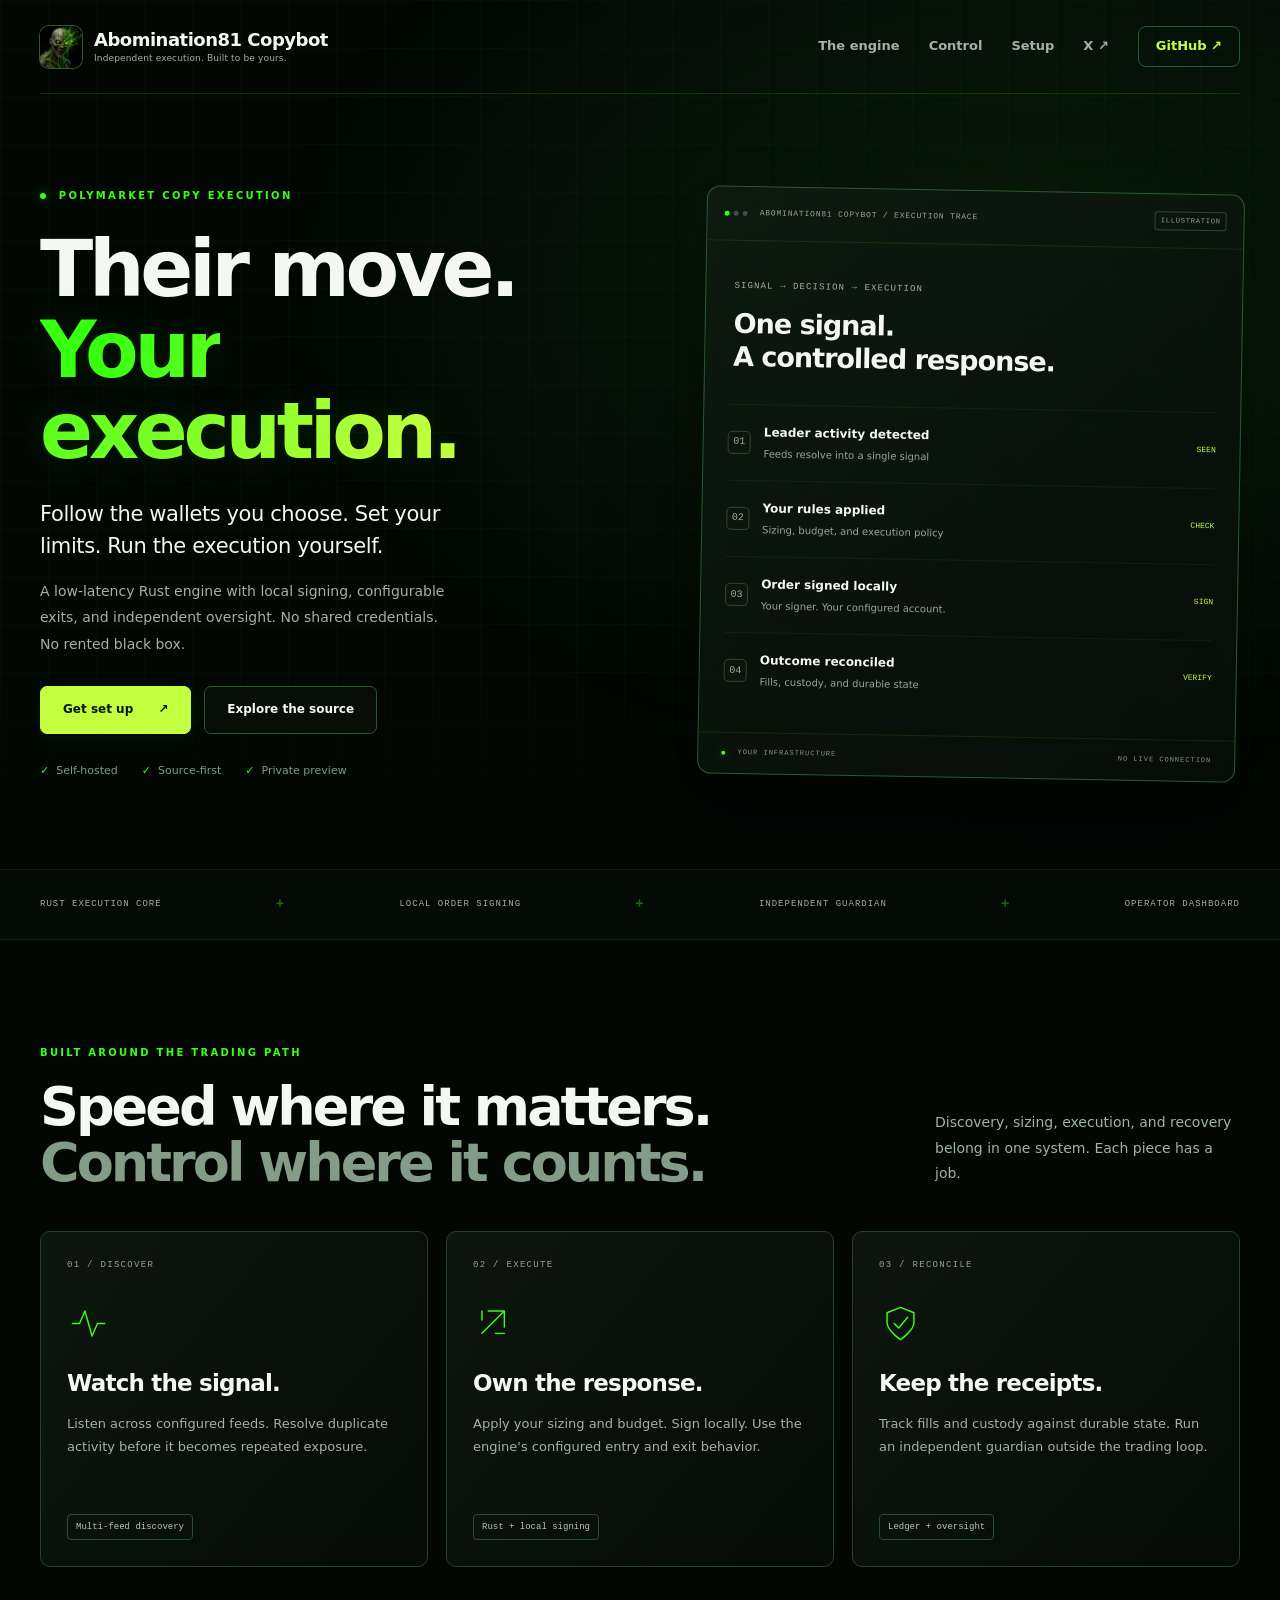
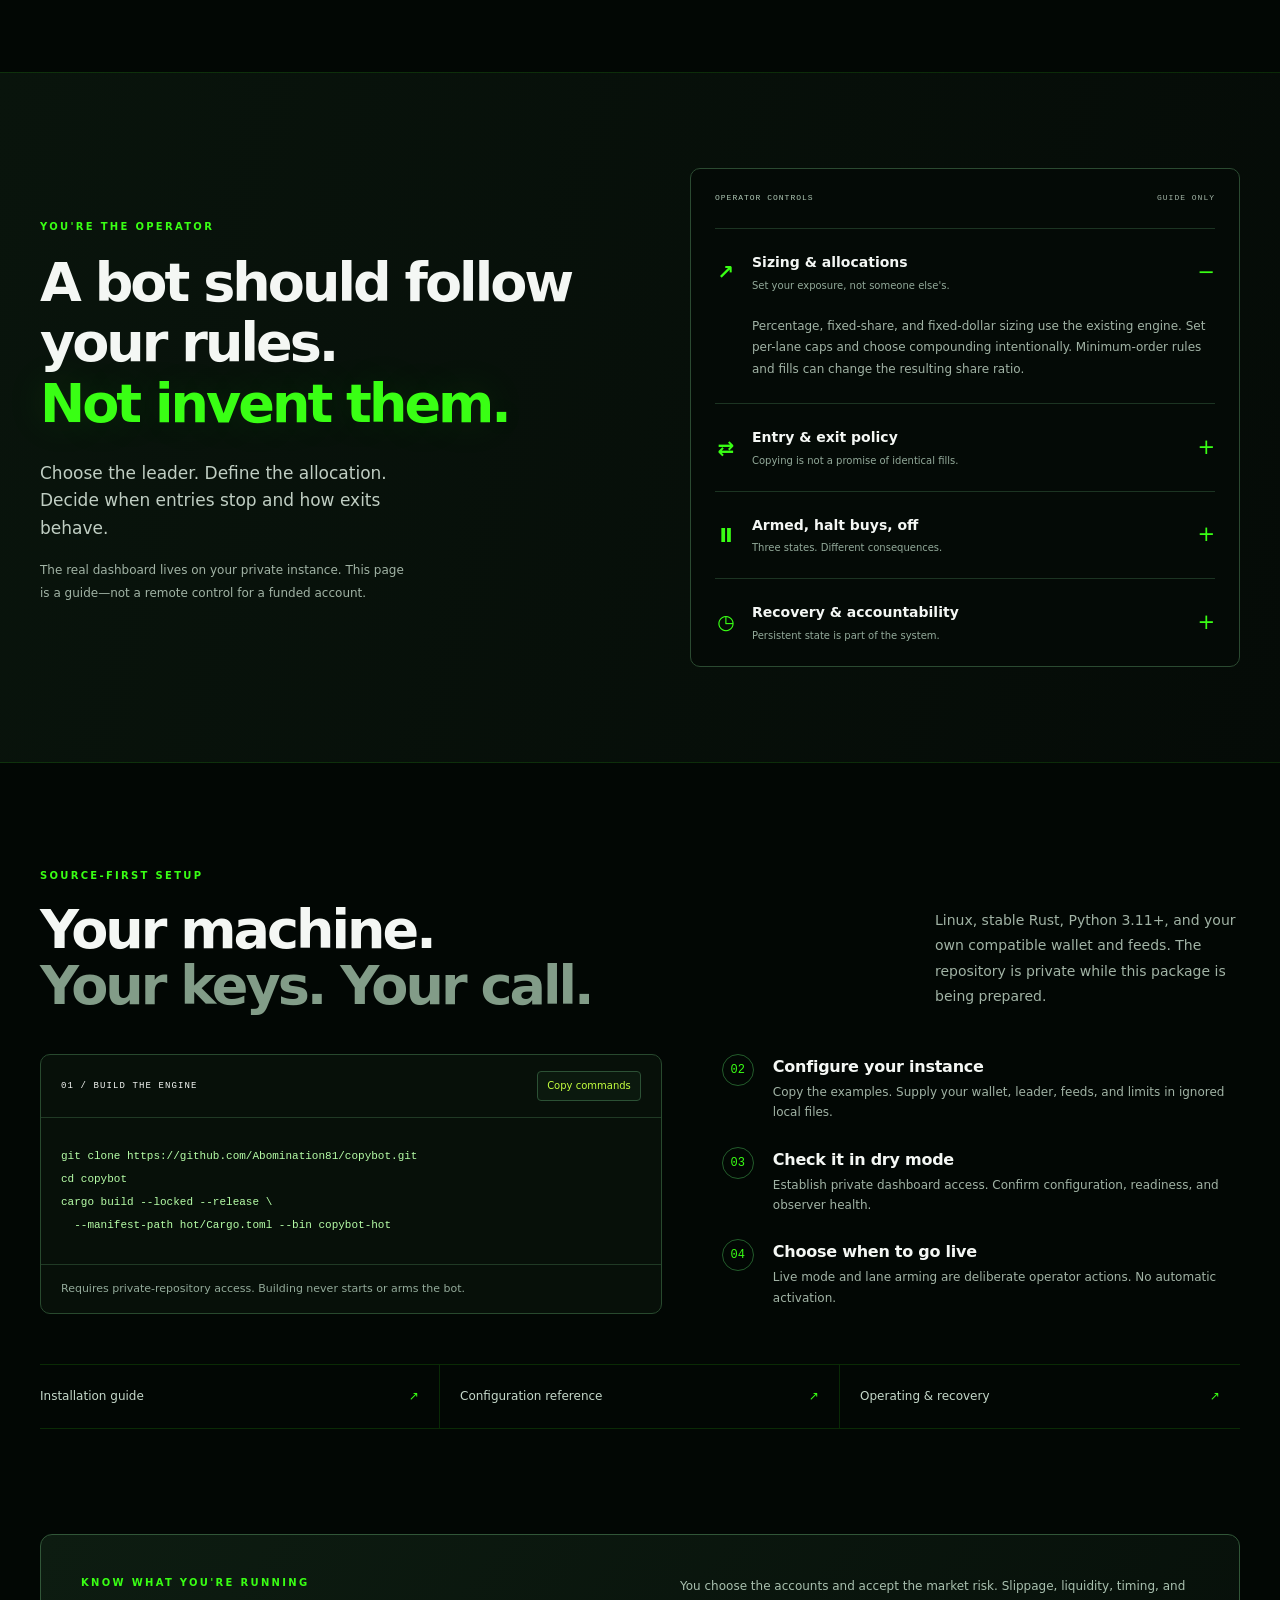
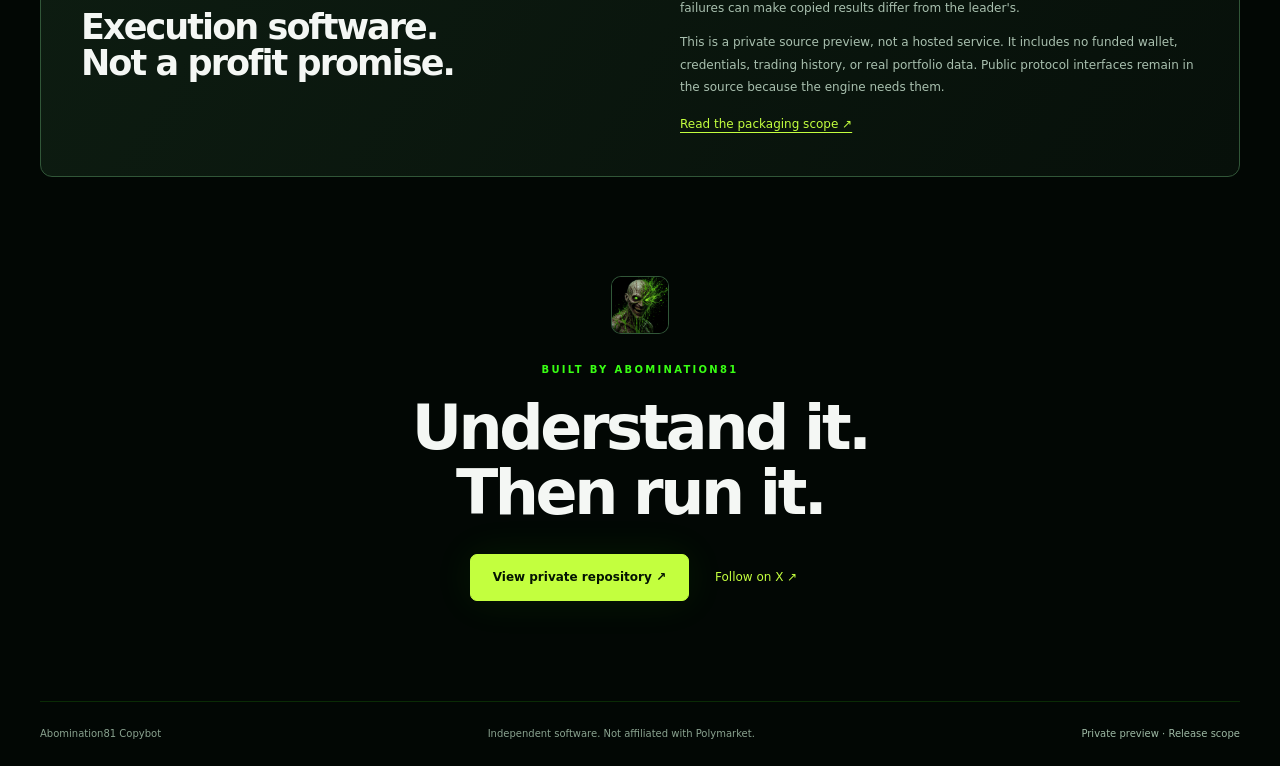
<file: docs/index.html>
<!doctype html>
<html lang="en">
<head>
  <meta charset="utf-8">
  <meta name="viewport" content="width=device-width,initial-scale=1">
  <meta name="theme-color" content="#020704">
  <meta name="description" content="Abomination81 Copybot. A self-hosted Polymarket copy-trading engine with local signing, configurable execution, and independent oversight.">
  <meta property="og:title" content="Abomination81 Copybot · Their move. Your execution.">
  <meta property="og:description" content="Low-latency copy trading. On your terms. Built by Abomination81.">
  <meta property="og:type" content="website">
  <meta name="twitter:card" content="summary">
  <meta name="twitter:creator" content="@Abomination81">
  <title>Abomination81 Copybot</title>
  <link rel="icon" href="assets/copybot-mark.svg?v=abom2" type="image/svg+xml">
  <link rel="stylesheet" href="styles.css">
  <script src="page.js" defer></script>
</head>
<body>
  <a class="skip" href="#setup">Skip to setup</a>
  <header class="site-header wrap">
    <a class="brand" href="#top" aria-label="Abomination81 Copybot home"><img src="assets/copybot-mark.svg?v=abom2" width="42" height="42" alt=""><span>Abomination81 Copybot<small>Independent execution. Built to be yours.</small></span></a>
    <nav aria-label="Main navigation"><a href="#engine">The engine</a><a href="#control">Control</a><a href="#setup">Setup</a><a class="profile-link" href="https://x.com/Abomination81" target="_blank" rel="noopener noreferrer">X ↗</a><a class="nav-github" href="https://github.com/Abomination81/copybot">GitHub ↗</a></nav>
  </header>
  <main id="top">
    <section class="hero wrap">
      <div class="hero-copy">
        <p class="eyebrow"><span class="dot"></span> Polymarket copy execution</p>
        <h1>Their move.<br><span>Your execution.</span></h1>
        <p class="lede">Follow the wallets you choose. Set your limits. Run the execution yourself.</p>
        <p class="hero-detail">A low-latency Rust engine with local signing, configurable exits, and independent oversight. No shared credentials. No rented black box.</p>
        <div class="actions"><a class="button primary" href="#setup">Get set up <span>↗</span></a><a class="button secondary" href="https://github.com/Abomination81/copybot">Explore the source</a></div>
        <div class="hero-facts"><span>Self-hosted</span><span>Source-first</span><span>Private preview</span></div>
      </div>
      <div class="engine-window" aria-label="Illustrated execution flow. No live data.">
        <div class="window-head"><span class="window-dots"><i></i><i></i><i></i></span><span>ABOMINATION81 COPYBOT / EXECUTION TRACE</span><span class="illustration">ILLUSTRATION</span></div>
        <div class="trace-intro"><span class="mono muted">SIGNAL → DECISION → EXECUTION</span><h2>One signal.<br>A controlled response.</h2></div>
        <div class="trace-list">
          <div class="trace-row"><span class="trace-number">01</span><div><strong>Leader activity detected</strong><small>Feeds resolve into a single signal</small></div><span class="trace-state">SEEN</span></div>
          <div class="trace-row"><span class="trace-number">02</span><div><strong>Your rules applied</strong><small>Sizing, budget, and execution policy</small></div><span class="trace-state">CHECK</span></div>
          <div class="trace-row"><span class="trace-number">03</span><div><strong>Order signed locally</strong><small>Your signer. Your configured account.</small></div><span class="trace-state">SIGN</span></div>
          <div class="trace-row"><span class="trace-number">04</span><div><strong>Outcome reconciled</strong><small>Fills, custody, and durable state</small></div><span class="trace-state">VERIFY</span></div>
        </div>
        <div class="window-foot"><span><span class="dot"></span> YOUR INFRASTRUCTURE</span><span>NO LIVE CONNECTION</span></div>
      </div>
    </section>
    <div class="principles"><div class="wrap"><span>RUST EXECUTION CORE</span><b>+</b><span>LOCAL ORDER SIGNING</span><b>+</b><span>INDEPENDENT GUARDIAN</span><b>+</b><span>OPERATOR DASHBOARD</span></div></div>

    <section id="engine" class="section wrap">
      <div class="section-head"><div><p class="eyebrow">Built around the trading path</p><h2>Speed where it matters.<br><span class="soft">Control where it counts.</span></h2></div><p>Discovery, sizing, execution, and recovery belong in one system. Each piece has a job.</p></div>
      <div class="feature-grid">
        <article class="feature"><span class="feature-index">01 / DISCOVER</span><svg viewBox="0 0 48 48" aria-hidden="true"><path d="M6 24h8l6-14 8 28 6-14h8"/></svg><h3>Watch the signal.</h3><p>Listen across configured feeds. Resolve duplicate activity before it becomes repeated exposure.</p><span class="tag">Multi-feed discovery</span></article>
        <article class="feature"><span class="feature-index">02 / EXECUTE</span><svg viewBox="0 0 48 48" aria-hidden="true"><path d="M10 35 35 10M17 10h18v18M10 10v10m25 15H25"/></svg><h3>Own the response.</h3><p>Apply your sizing and budget. Sign locally. Use the engine's configured entry and exit behavior.</p><span class="tag">Rust + local signing</span></article>
        <article class="feature"><span class="feature-index">03 / RECONCILE</span><svg viewBox="0 0 48 48" aria-hidden="true"><path d="m24 6 15 6v11c0 9-15 19-15 19S9 32 9 23V12zM17 24l5 5 10-12"/></svg><h3>Keep the receipts.</h3><p>Track fills and custody against durable state. Run an independent guardian outside the trading loop.</p><span class="tag">Ledger + oversight</span></article>
      </div>
    </section>

    <section id="control" class="control-section">
      <div class="wrap control-grid">
        <div><p class="eyebrow">You're the operator</p><h2>A bot should follow<br>your rules.<br><span>Not invent them.</span></h2><p class="lede-small">Choose the leader. Define the allocation. Decide when entries stop and how exits behave.</p><p class="muted">The real dashboard lives on your private instance. This page is a guide—not a remote control for a funded account.</p></div>
        <div class="control-panel">
          <div class="panel-title"><span>OPERATOR CONTROLS</span><span class="muted">GUIDE ONLY</span></div>
          <details open><summary><span class="control-icon">↗</span><span>Sizing & allocations<small>Set your exposure, not someone else's.</small></span></summary><p>Percentage, fixed-share, and fixed-dollar sizing use the existing engine. Set per-lane caps and choose compounding intentionally. Minimum-order rules and fills can change the resulting share ratio.</p></details>
          <details><summary><span class="control-icon">⇄</span><span>Entry & exit policy<small>Copying is not a promise of identical fills.</small></span></summary><p>Configure taker or hybrid behavior, buy/sell slippage, and maker handling. The current runtime default may flatten on the leader's first sell. Review that setting before you expect proportional trims.</p></details>
          <details><summary><span class="control-icon">Ⅱ</span><span>Armed, halt buys, off<small>Three states. Different consequences.</small></span></summary><p>Armed permits configured execution. Halt buys stops entries while allowing the exit path. Off disarms the lane. Stopping the process does not liquidate holdings or prove venue orders were canceled.</p></details>
          <details><summary><span class="control-icon">◷</span><span>Recovery & accountability<small>Persistent state is part of the system.</small></span></summary><p>Keep the ledger, pending execution, and operator intent together. A restart is not a reset. Existing arm intent may return on startup; inspect unresolved outcomes before resuming.</p></details>
        </div>
      </div>
    </section>

    <section id="setup" class="section wrap">
      <div class="section-head"><div><p class="eyebrow">Source-first setup</p><h2>Your machine.<br><span class="soft">Your keys. Your call.</span></h2></div><p>Linux, stable Rust, Python 3.11+, and your own compatible wallet and feeds. The repository is private while this package is being prepared.</p></div>
      <div class="setup-grid">
        <div class="terminal"><div class="terminal-bar"><span class="mono">01 / BUILD THE ENGINE</span><button class="copy" type="button" data-copy="build-commands" aria-label="Copy build commands">Copy commands</button></div><pre><code id="build-commands">git clone https://github.com/Abomination81/copybot.git
cd copybot
cargo build --locked --release \
  --manifest-path hot/Cargo.toml --bin copybot-hot</code></pre><p>Requires private-repository access. Building never starts or arms the bot.</p><div id="copy-status" class="sr-only" role="status" aria-live="polite"></div></div>
        <ol class="setup-steps"><li><span>02</span><div><h3>Configure your instance</h3><p>Copy the examples. Supply your wallet, leader, feeds, and limits in ignored local files.</p></div></li><li><span>03</span><div><h3>Check it in dry mode</h3><p>Establish private dashboard access. Confirm configuration, readiness, and observer health.</p></div></li><li><span>04</span><div><h3>Choose when to go live</h3><p>Live mode and lane arming are deliberate operator actions. No automatic activation.</p></div></li></ol>
      </div>
      <div class="guide-links"><a href="install.html">Installation guide <span>↗</span></a><a href="configuration.html">Configuration reference <span>↗</span></a><a href="operations.html">Operating & recovery <span>↗</span></a></div>
    </section>

    <section class="boundary wrap"><div><p class="eyebrow">Know what you're running</p><h2>Execution software.<br>Not a profit promise.</h2></div><div><p>You choose the accounts and accept the market risk. Slippage, liquidity, timing, and failures can make copied results differ from the leader's.</p><p>This is a private source preview, not a hosted service. It includes no funded wallet, credentials, trading history, or real portfolio data. Public protocol interfaces remain in the source because the engine needs them.</p><a href="release-scope.html">Read the packaging scope ↗</a></div></section>
    <section class="closing wrap"><img src="assets/copybot-mark.svg?v=abom2" width="56" height="56" alt=""><p class="eyebrow">Built by Abomination81</p><h2>Understand it.<br>Then run it.</h2><div class="actions"><a class="button primary" href="https://github.com/Abomination81/copybot">View private repository ↗</a><a class="text-link" href="https://x.com/Abomination81">Follow on X ↗</a></div></section>
  </main>
  <footer class="wrap"><span>Abomination81 Copybot</span><span>Independent software. Not affiliated with Polymarket.</span><a href="release-scope.html">Private preview · Release scope</a></footer>
</body>
</html>
</file>
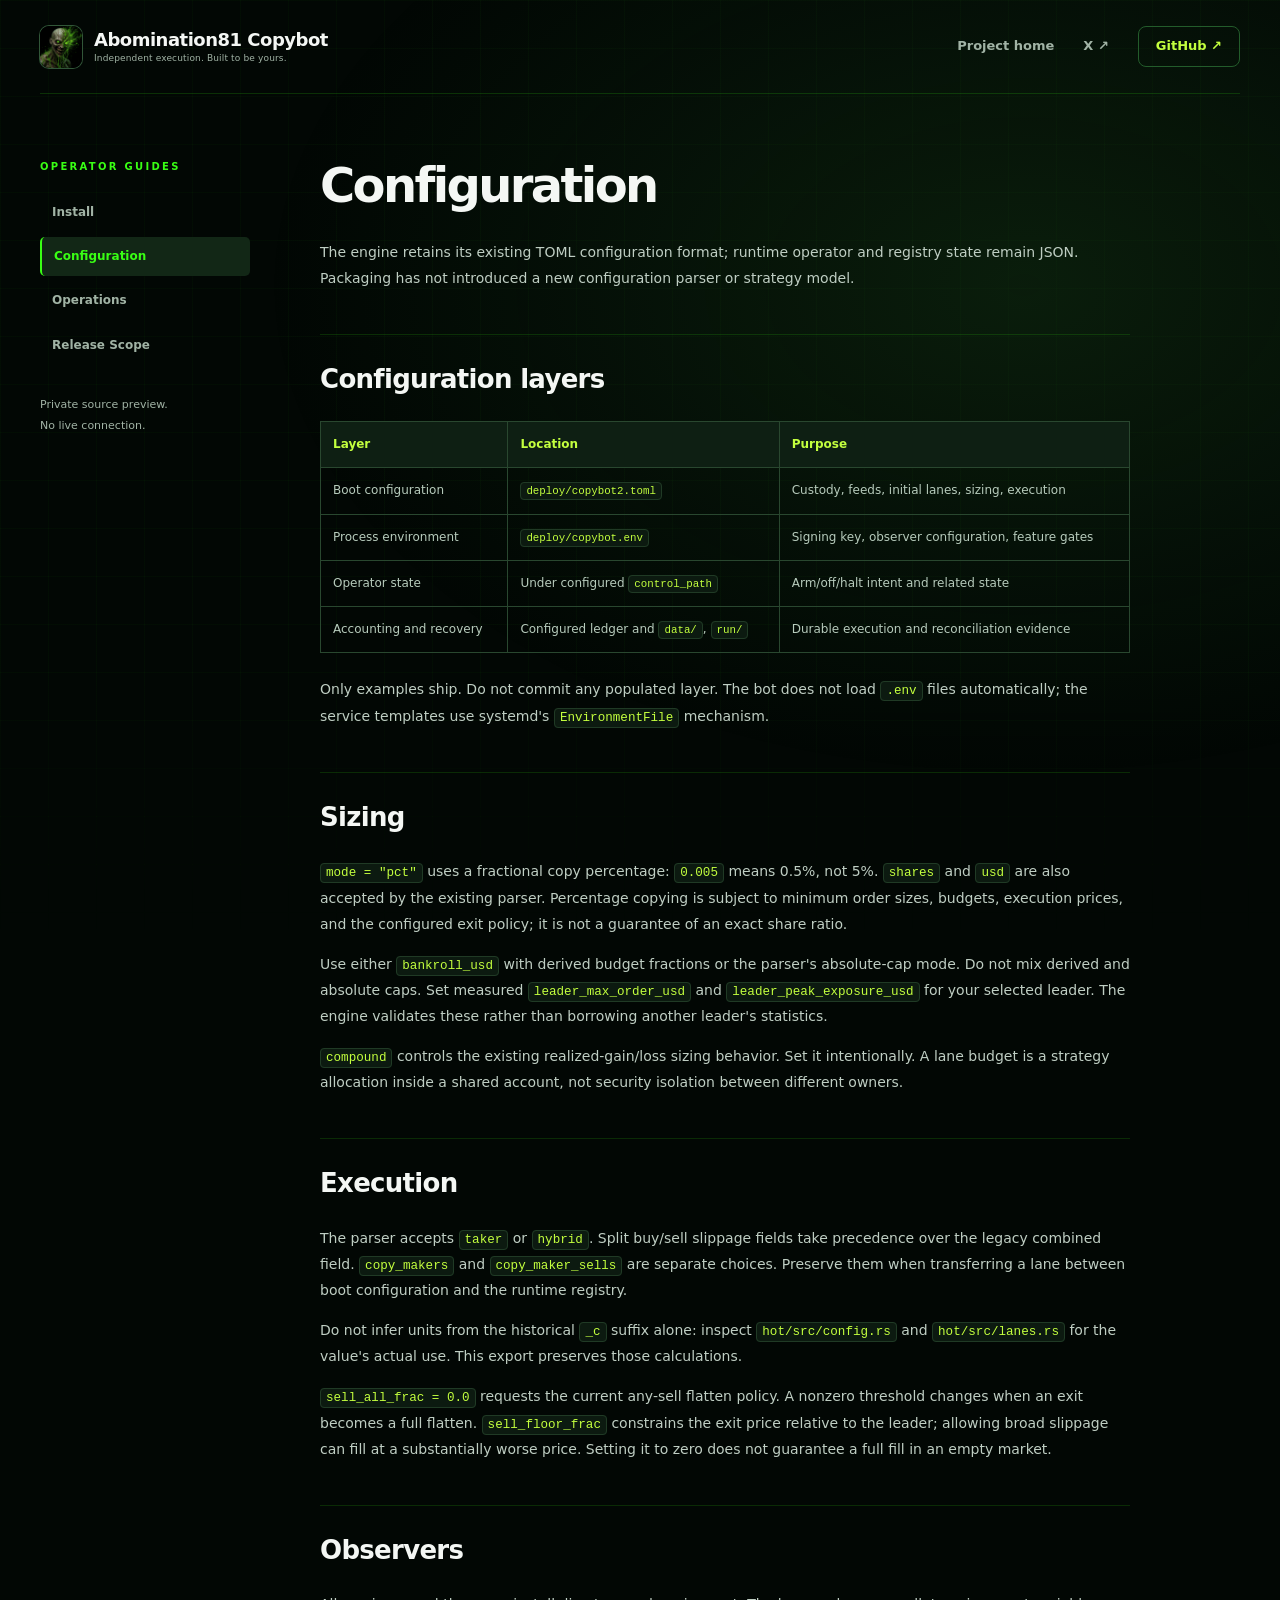
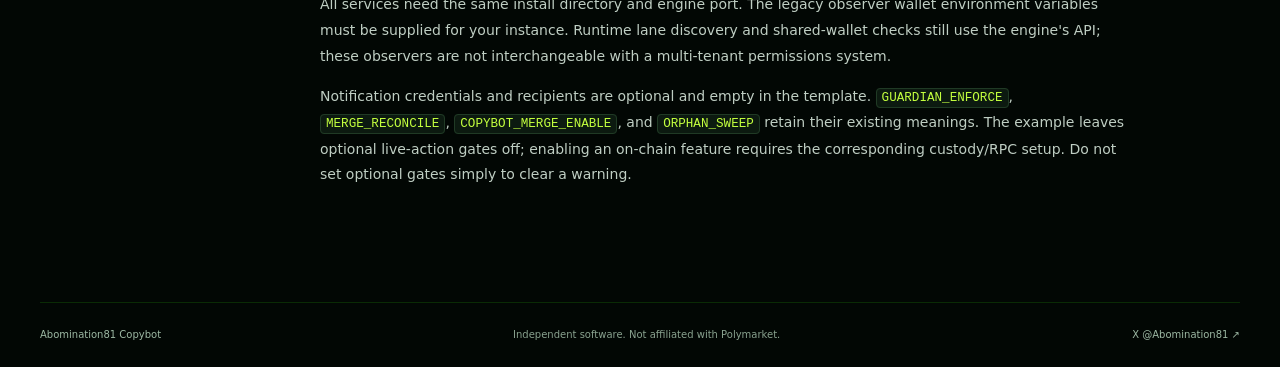
<file: docs/configuration.html>
<!doctype html>
<html lang="en"><head><meta charset="utf-8"><meta name="viewport" content="width=device-width,initial-scale=1"><meta name="theme-color" content="#020704"><title>Configuration · Abomination81 Copybot</title><link rel="icon" href="assets/copybot-mark.svg?v=abom2"><link rel="stylesheet" href="styles.css"><link rel="stylesheet" href="guide.css"></head>
<body><a class="skip" href="#guide">Skip to guide</a><header class="site-header wrap"><a class="brand" href="index.html"><img src="assets/copybot-mark.svg?v=abom2" width="42" height="42" alt=""><span>Abomination81 Copybot<small>Independent execution. Built to be yours.</small></span></a><nav aria-label="Main navigation"><a href="index.html">Project home</a><a href="https://x.com/Abomination81" target="_blank" rel="noopener noreferrer">X ↗</a><a class="nav-github" href="https://github.com/Abomination81/copybot">GitHub ↗</a></nav></header>
<main class="wrap guide-layout"><aside><p class="eyebrow">Operator guides</p><nav aria-label="Guide navigation"><a href="install.html">Install</a><a href="configuration.html" aria-current="page">Configuration</a><a href="operations.html">Operations</a><a href="release-scope.html">Release Scope</a></nav><p>Private source preview.<br>No live connection.</p></aside><article id="guide"><h1>Configuration</h1>
<p>The engine retains its existing TOML configuration format; runtime operator and registry state remain JSON. Packaging has not introduced a new configuration parser or strategy model.</p>
<h2>Configuration layers</h2>
<table>
<thead>
<tr>
<th>Layer</th>
<th>Location</th>
<th>Purpose</th>
</tr>
</thead>
<tbody>
<tr>
<td>Boot configuration</td>
<td><code>deploy/copybot2.toml</code></td>
<td>Custody, feeds, initial lanes, sizing, execution</td>
</tr>
<tr>
<td>Process environment</td>
<td><code>deploy/copybot.env</code></td>
<td>Signing key, observer configuration, feature gates</td>
</tr>
<tr>
<td>Operator state</td>
<td>Under configured <code>control_path</code></td>
<td>Arm/off/halt intent and related state</td>
</tr>
<tr>
<td>Accounting and recovery</td>
<td>Configured ledger and <code>data/</code>, <code>run/</code></td>
<td>Durable execution and reconciliation evidence</td>
</tr>
</tbody>
</table>
<p>Only examples ship. Do not commit any populated layer. The bot does not load <code>.env</code> files automatically; the service templates use systemd's <code>EnvironmentFile</code> mechanism.</p>
<h2>Sizing</h2>
<p><code>mode = &quot;pct&quot;</code> uses a fractional copy percentage: <code>0.005</code> means 0.5%, not 5%. <code>shares</code> and <code>usd</code> are also accepted by the existing parser. Percentage copying is subject to minimum order sizes, budgets, execution prices, and the configured exit policy; it is not a guarantee of an exact share ratio.</p>
<p>Use either <code>bankroll_usd</code> with derived budget fractions or the parser's absolute-cap mode. Do not mix derived and absolute caps. Set measured <code>leader_max_order_usd</code> and <code>leader_peak_exposure_usd</code> for your selected leader. The engine validates these rather than borrowing another leader's statistics.</p>
<p><code>compound</code> controls the existing realized-gain/loss sizing behavior. Set it intentionally. A lane budget is a strategy allocation inside a shared account, not security isolation between different owners.</p>
<h2>Execution</h2>
<p>The parser accepts <code>taker</code> or <code>hybrid</code>. Split buy/sell slippage fields take precedence over the legacy combined field. <code>copy_makers</code> and <code>copy_maker_sells</code> are separate choices. Preserve them when transferring a lane between boot configuration and the runtime registry.</p>
<p>Do not infer units from the historical <code>_c</code> suffix alone: inspect <code>hot/src/config.rs</code> and <code>hot/src/lanes.rs</code> for the value's actual use. This export preserves those calculations.</p>
<p><code>sell_all_frac = 0.0</code> requests the current any-sell flatten policy. A nonzero threshold changes when an exit becomes a full flatten. <code>sell_floor_frac</code> constrains the exit price relative to the leader; allowing broad slippage can fill at a substantially worse price. Setting it to zero does not guarantee a full fill in an empty market.</p>
<h2>Observers</h2>
<p>All services need the same install directory and engine port. The legacy observer wallet environment variables must be supplied for your instance. Runtime lane discovery and shared-wallet checks still use the engine's API; these observers are not interchangeable with a multi-tenant permissions system.</p>
<p>Notification credentials and recipients are optional and empty in the template. <code>GUARDIAN_ENFORCE</code>, <code>MERGE_RECONCILE</code>, <code>COPYBOT_MERGE_ENABLE</code>, and <code>ORPHAN_SWEEP</code> retain their existing meanings. The example leaves optional live-action gates off; enabling an on-chain feature requires the corresponding custody/RPC setup. Do not set optional gates simply to clear a warning.</p>
</article></main>
<footer class="wrap"><a href="index.html">Abomination81 Copybot</a><span>Independent software. Not affiliated with Polymarket.</span><a href="https://x.com/Abomination81">X @Abomination81 ↗</a></footer></body></html>
</file>
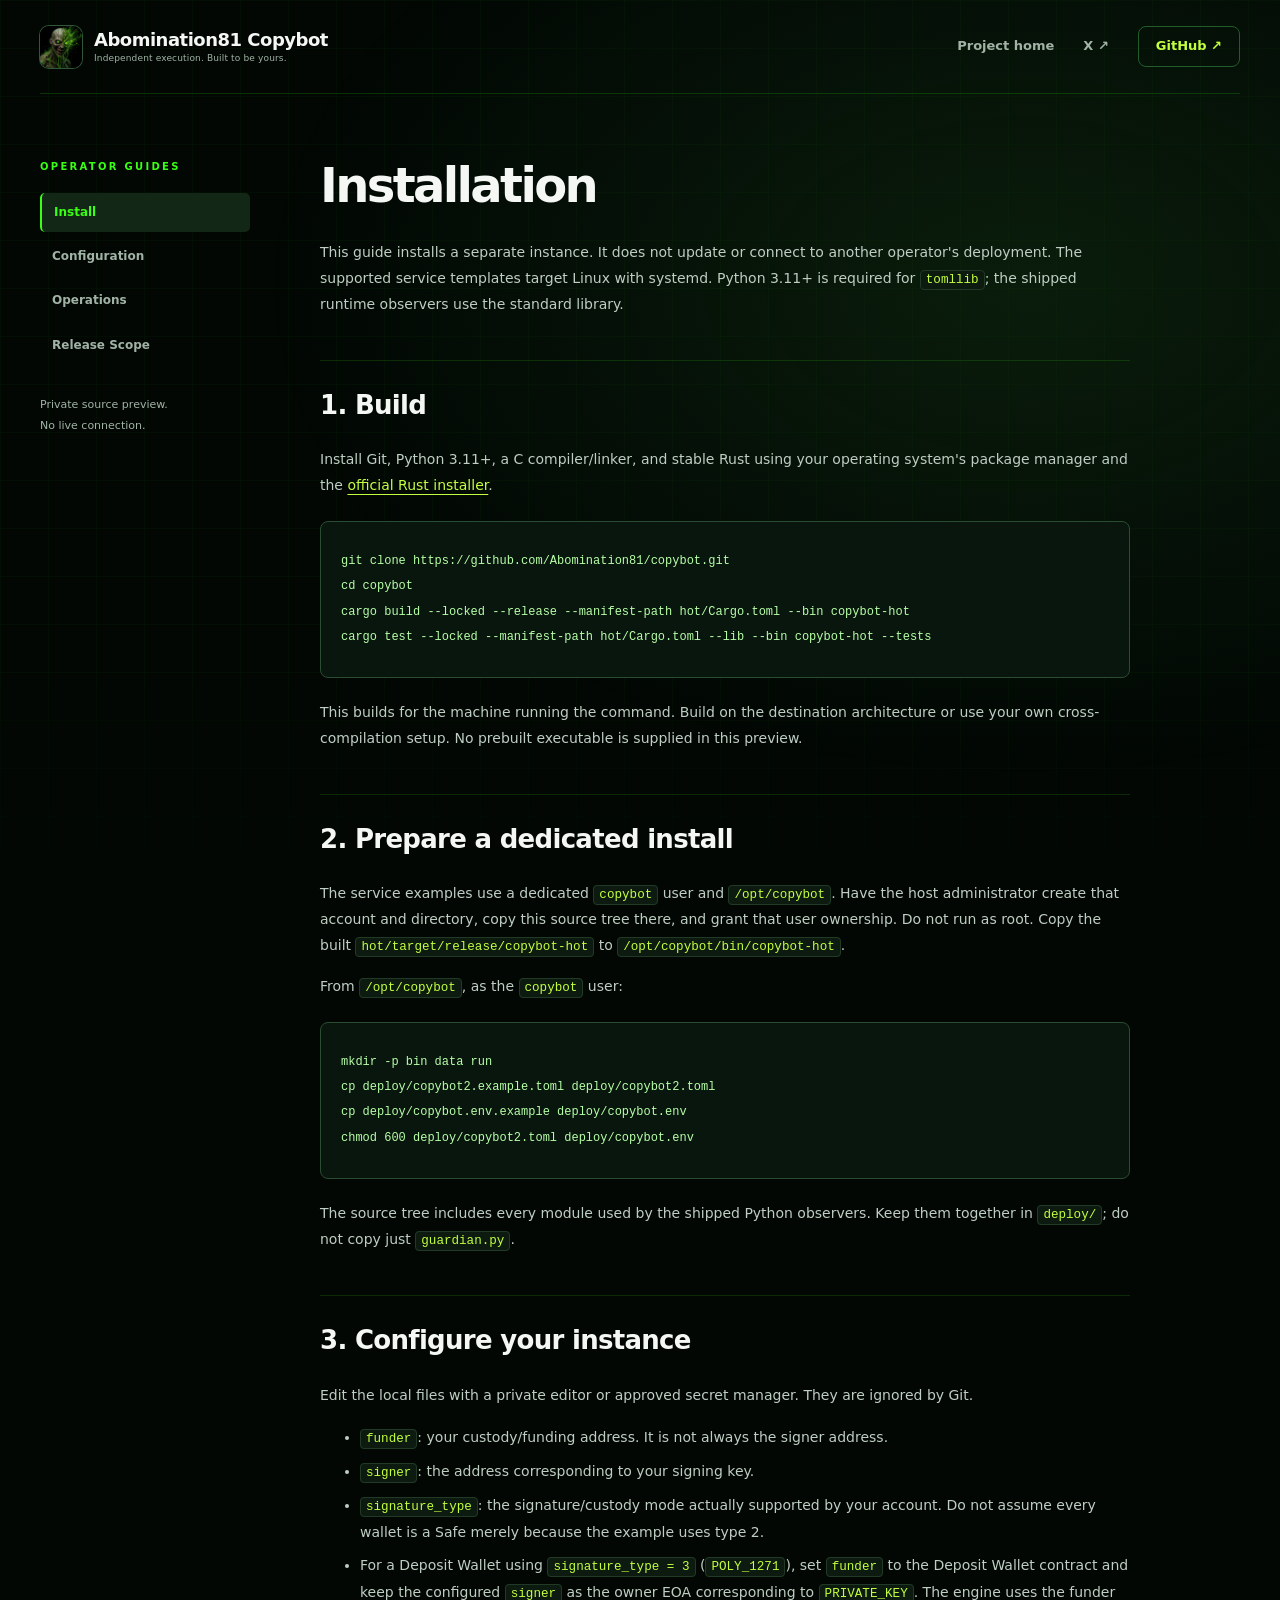
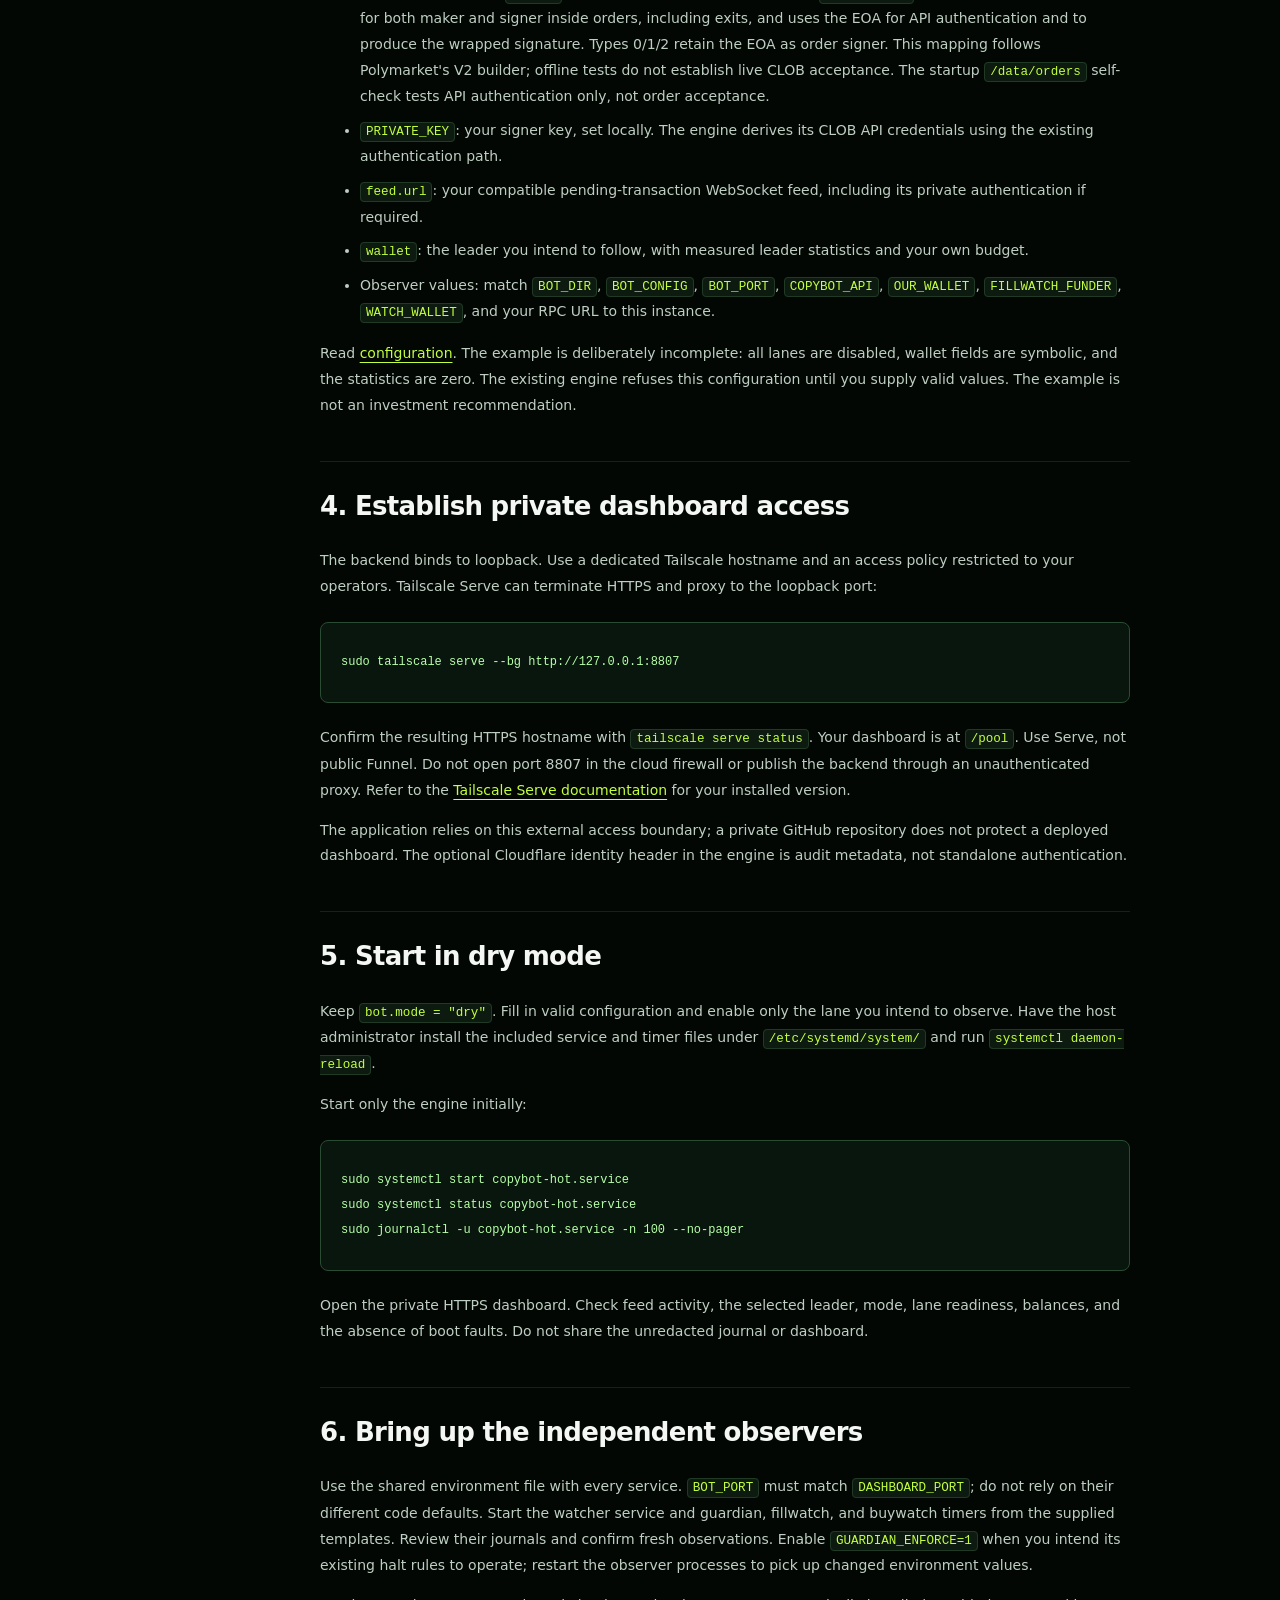
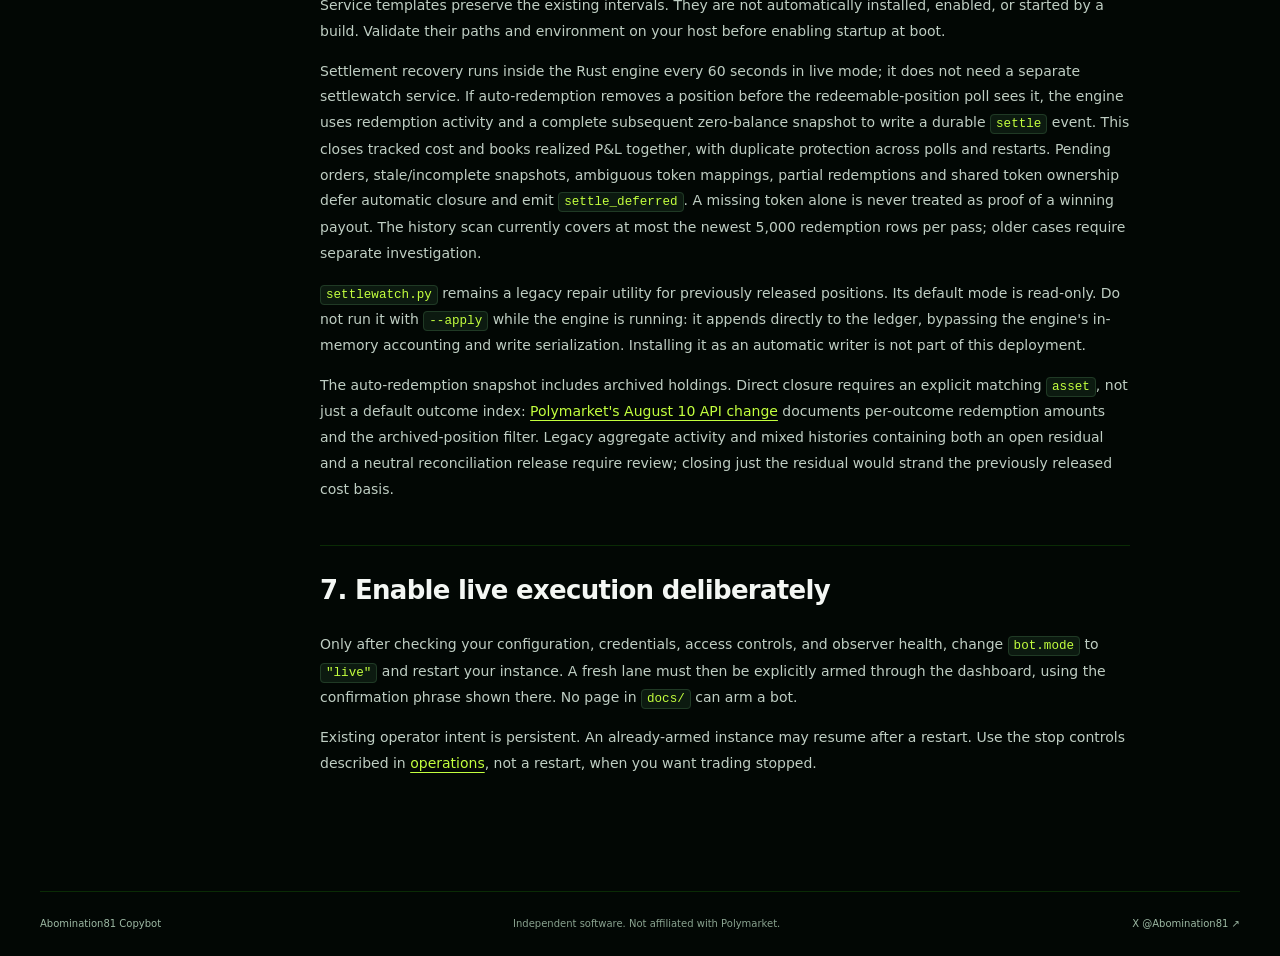
<file: docs/install.html>
<!doctype html>
<html lang="en"><head><meta charset="utf-8"><meta name="viewport" content="width=device-width,initial-scale=1"><meta name="theme-color" content="#020704"><title>Installation · Abomination81 Copybot</title><link rel="icon" href="assets/copybot-mark.svg?v=abom2"><link rel="stylesheet" href="styles.css"><link rel="stylesheet" href="guide.css"></head>
<body><a class="skip" href="#guide">Skip to guide</a><header class="site-header wrap"><a class="brand" href="index.html"><img src="assets/copybot-mark.svg?v=abom2" width="42" height="42" alt=""><span>Abomination81 Copybot<small>Independent execution. Built to be yours.</small></span></a><nav aria-label="Main navigation"><a href="index.html">Project home</a><a href="https://x.com/Abomination81" target="_blank" rel="noopener noreferrer">X ↗</a><a class="nav-github" href="https://github.com/Abomination81/copybot">GitHub ↗</a></nav></header>
<main class="wrap guide-layout"><aside><p class="eyebrow">Operator guides</p><nav aria-label="Guide navigation"><a href="install.html" aria-current="page">Install</a><a href="configuration.html">Configuration</a><a href="operations.html">Operations</a><a href="release-scope.html">Release Scope</a></nav><p>Private source preview.<br>No live connection.</p></aside><article id="guide"><h1>Installation</h1>
<p>This guide installs a separate instance. It does not update or connect to another operator's deployment. The supported service templates target Linux with systemd. Python 3.11+ is required for <code>tomllib</code>; the shipped runtime observers use the standard library.</p>
<h2>1. Build</h2>
<p>Install Git, Python 3.11+, a C compiler/linker, and stable Rust using your operating system's package manager and the <a href="https://www.rust-lang.org/tools/install">official Rust installer</a>.</p>
<pre><code class="language-sh">git clone https://github.com/Abomination81/copybot.git
cd copybot
cargo build --locked --release --manifest-path hot/Cargo.toml --bin copybot-hot
cargo test --locked --manifest-path hot/Cargo.toml --lib --bin copybot-hot --tests
</code></pre>
<p>This builds for the machine running the command. Build on the destination architecture or use your own cross-compilation setup. No prebuilt executable is supplied in this preview.</p>
<h2>2. Prepare a dedicated install</h2>
<p>The service examples use a dedicated <code>copybot</code> user and <code>/opt/copybot</code>. Have the host administrator create that account and directory, copy this source tree there, and grant that user ownership. Do not run as root. Copy the built <code>hot/target/release/copybot-hot</code> to <code>/opt/copybot/bin/copybot-hot</code>.</p>
<p>From <code>/opt/copybot</code>, as the <code>copybot</code> user:</p>
<pre><code class="language-sh">mkdir -p bin data run
cp deploy/copybot2.example.toml deploy/copybot2.toml
cp deploy/copybot.env.example deploy/copybot.env
chmod 600 deploy/copybot2.toml deploy/copybot.env
</code></pre>
<p>The source tree includes every module used by the shipped Python observers. Keep them together in <code>deploy/</code>; do not copy just <code>guardian.py</code>.</p>
<h2>3. Configure your instance</h2>
<p>Edit the local files with a private editor or approved secret manager. They are ignored by Git.</p>
<ul>
<li><code>funder</code>: your custody/funding address. It is not always the signer address.</li>
<li><code>signer</code>: the address corresponding to your signing key.</li>
<li><code>signature_type</code>: the signature/custody mode actually supported by your account. Do not assume every wallet is a Safe merely because the example uses type 2.</li>
<li>For a Deposit Wallet using <code>signature_type = 3</code> (<code>POLY_1271</code>), set <code>funder</code> to the Deposit Wallet contract and keep the configured <code>signer</code> as the owner EOA corresponding to <code>PRIVATE_KEY</code>. The engine uses the funder for both maker and signer inside orders, including exits, and uses the EOA for API authentication and to produce the wrapped signature. Types 0/1/2 retain the EOA as order signer. This mapping follows Polymarket's V2 builder; offline tests do not establish live CLOB acceptance. The startup <code>/data/orders</code> self-check tests API authentication only, not order acceptance.</li>
<li><code>PRIVATE_KEY</code>: your signer key, set locally. The engine derives its CLOB API credentials using the existing authentication path.</li>
<li><code>feed.url</code>: your compatible pending-transaction WebSocket feed, including its private authentication if required.</li>
<li><code>wallet</code>: the leader you intend to follow, with measured leader statistics and your own budget.</li>
<li>Observer values: match <code>BOT_DIR</code>, <code>BOT_CONFIG</code>, <code>BOT_PORT</code>, <code>COPYBOT_API</code>, <code>OUR_WALLET</code>, <code>FILLWATCH_FUNDER</code>, <code>WATCH_WALLET</code>, and your RPC URL to this instance.</li>
</ul>
<p>Read <a href="configuration.html">configuration</a>. The example is deliberately incomplete: all lanes are disabled, wallet fields are symbolic, and the statistics are zero. The existing engine refuses this configuration until you supply valid values. The example is not an investment recommendation.</p>
<h2>4. Establish private dashboard access</h2>
<p>The backend binds to loopback. Use a dedicated Tailscale hostname and an access policy restricted to your operators. Tailscale Serve can terminate HTTPS and proxy to the loopback port:</p>
<pre><code class="language-sh">sudo tailscale serve --bg http://127.0.0.1:8807
</code></pre>
<p>Confirm the resulting HTTPS hostname with <code>tailscale serve status</code>. Your dashboard is at <code>/pool</code>. Use Serve, not public Funnel. Do not open port 8807 in the cloud firewall or publish the backend through an unauthenticated proxy. Refer to the <a href="https://tailscale.com/kb/1312/serve">Tailscale Serve documentation</a> for your installed version.</p>
<p>The application relies on this external access boundary; a private GitHub repository does not protect a deployed dashboard. The optional Cloudflare identity header in the engine is audit metadata, not standalone authentication.</p>
<h2>5. Start in dry mode</h2>
<p>Keep <code>bot.mode = &quot;dry&quot;</code>. Fill in valid configuration and enable only the lane you intend to observe. Have the host administrator install the included service and timer files under <code>/etc/systemd/system/</code> and run <code>systemctl daemon-reload</code>.</p>
<p>Start only the engine initially:</p>
<pre><code class="language-sh">sudo systemctl start copybot-hot.service
sudo systemctl status copybot-hot.service
sudo journalctl -u copybot-hot.service -n 100 --no-pager
</code></pre>
<p>Open the private HTTPS dashboard. Check feed activity, the selected leader, mode, lane readiness, balances, and the absence of boot faults. Do not share the unredacted journal or dashboard.</p>
<h2>6. Bring up the independent observers</h2>
<p>Use the shared environment file with every service. <code>BOT_PORT</code> must match <code>DASHBOARD_PORT</code>; do not rely on their different code defaults. Start the watcher service and guardian, fillwatch, and buywatch timers from the supplied templates. Review their journals and confirm fresh observations. Enable <code>GUARDIAN_ENFORCE=1</code> when you intend its existing halt rules to operate; restart the observer processes to pick up changed environment values.</p>
<p>Service templates preserve the existing intervals. They are not automatically installed, enabled, or started by a build. Validate their paths and environment on your host before enabling startup at boot.</p>
<p>Settlement recovery runs inside the Rust engine every 60 seconds in live mode; it does not need a separate settlewatch service. If auto-redemption removes a position before the redeemable-position poll sees it, the engine uses redemption activity and a complete subsequent zero-balance snapshot to write a durable <code>settle</code> event. This closes tracked cost and books realized P&amp;L together, with duplicate protection across polls and restarts. Pending orders, stale/incomplete snapshots, ambiguous token mappings, partial redemptions and shared token ownership defer automatic closure and emit <code>settle_deferred</code>. A missing token alone is never treated as proof of a winning payout. The history scan currently covers at most the newest 5,000 redemption rows per pass; older cases require separate investigation.</p>
<p><code>settlewatch.py</code> remains a legacy repair utility for previously released positions. Its default mode is read-only. Do not run it with <code>--apply</code> while the engine is running: it appends directly to the ledger, bypassing the engine's in-memory accounting and write serialization. Installing it as an automatic writer is not part of this deployment.</p>
<p>The auto-redemption snapshot includes archived holdings. Direct closure requires an explicit matching <code>asset</code>, not just a default outcome index: <a href="https://docs.polymarket.com/changelog/predictions">Polymarket's August 10 API change</a> documents per-outcome redemption amounts and the archived-position filter. Legacy aggregate activity and mixed histories containing both an open residual and a neutral reconciliation release require review; closing just the residual would strand the previously released cost basis.</p>
<h2>7. Enable live execution deliberately</h2>
<p>Only after checking your configuration, credentials, access controls, and observer health, change <code>bot.mode</code> to <code>&quot;live&quot;</code> and restart your instance. A fresh lane must then be explicitly armed through the dashboard, using the confirmation phrase shown there. No page in <code>docs/</code> can arm a bot.</p>
<p>Existing operator intent is persistent. An already-armed instance may resume after a restart. Use the stop controls described in <a href="operations.html">operations</a>, not a restart, when you want trading stopped.</p>
</article></main>
<footer class="wrap"><a href="index.html">Abomination81 Copybot</a><span>Independent software. Not affiliated with Polymarket.</span><a href="https://x.com/Abomination81">X @Abomination81 ↗</a></footer></body></html>
</file>
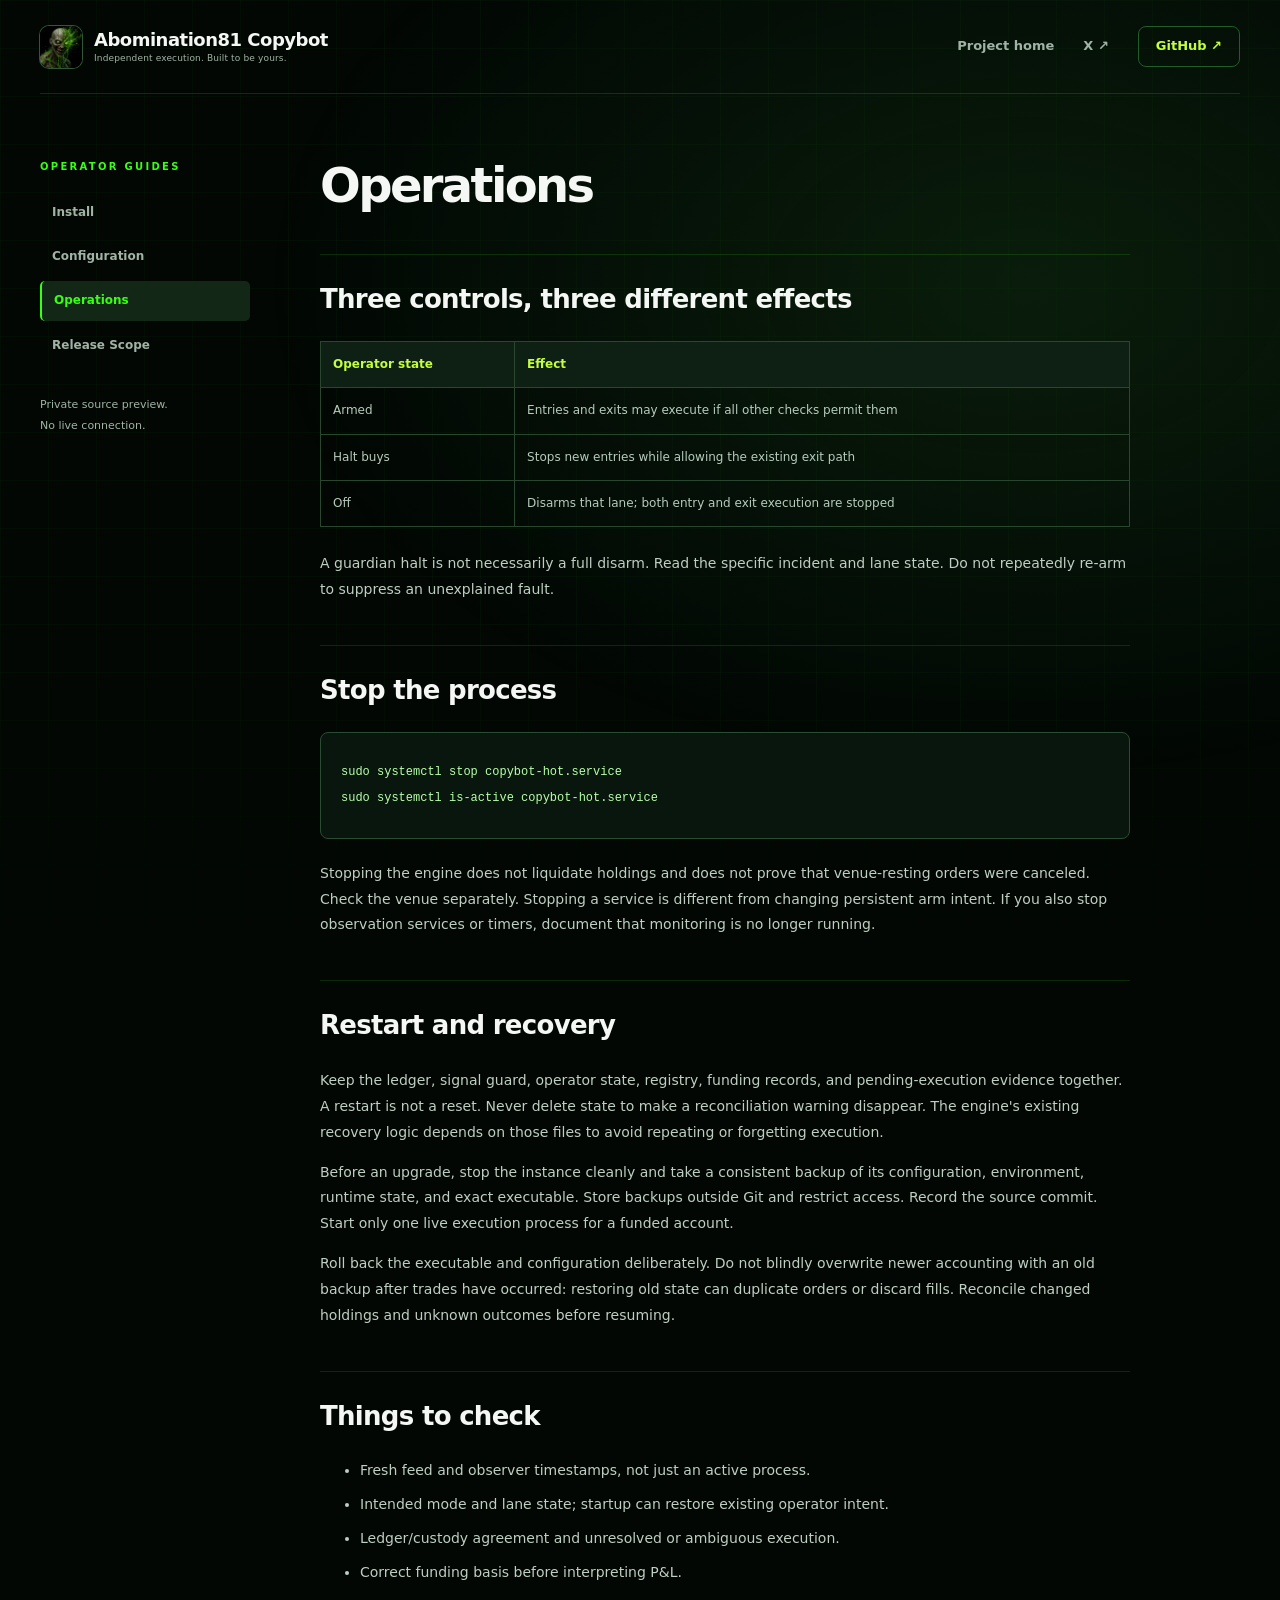
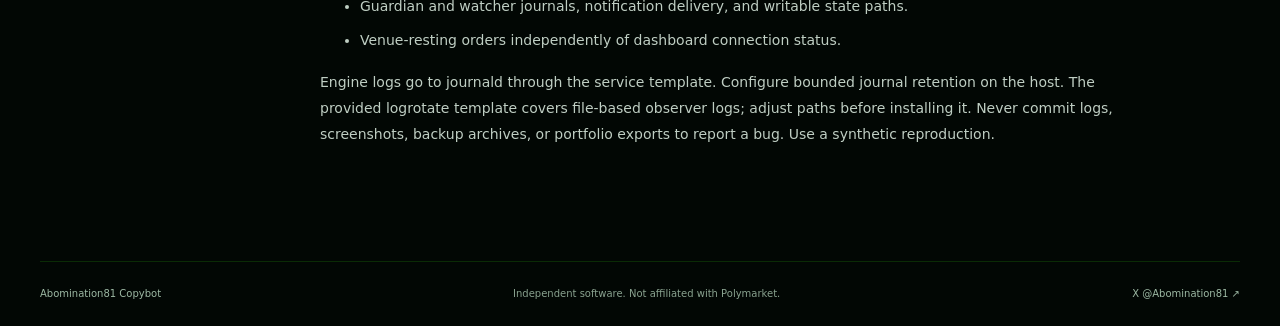
<file: docs/operations.html>
<!doctype html>
<html lang="en"><head><meta charset="utf-8"><meta name="viewport" content="width=device-width,initial-scale=1"><meta name="theme-color" content="#020704"><title>Operations · Abomination81 Copybot</title><link rel="icon" href="assets/copybot-mark.svg?v=abom2"><link rel="stylesheet" href="styles.css"><link rel="stylesheet" href="guide.css"></head>
<body><a class="skip" href="#guide">Skip to guide</a><header class="site-header wrap"><a class="brand" href="index.html"><img src="assets/copybot-mark.svg?v=abom2" width="42" height="42" alt=""><span>Abomination81 Copybot<small>Independent execution. Built to be yours.</small></span></a><nav aria-label="Main navigation"><a href="index.html">Project home</a><a href="https://x.com/Abomination81" target="_blank" rel="noopener noreferrer">X ↗</a><a class="nav-github" href="https://github.com/Abomination81/copybot">GitHub ↗</a></nav></header>
<main class="wrap guide-layout"><aside><p class="eyebrow">Operator guides</p><nav aria-label="Guide navigation"><a href="install.html">Install</a><a href="configuration.html">Configuration</a><a href="operations.html" aria-current="page">Operations</a><a href="release-scope.html">Release Scope</a></nav><p>Private source preview.<br>No live connection.</p></aside><article id="guide"><h1>Operations</h1>
<h2>Three controls, three different effects</h2>
<table>
<thead>
<tr>
<th>Operator state</th>
<th>Effect</th>
</tr>
</thead>
<tbody>
<tr>
<td>Armed</td>
<td>Entries and exits may execute if all other checks permit them</td>
</tr>
<tr>
<td>Halt buys</td>
<td>Stops new entries while allowing the existing exit path</td>
</tr>
<tr>
<td>Off</td>
<td>Disarms that lane; both entry and exit execution are stopped</td>
</tr>
</tbody>
</table>
<p>A guardian halt is not necessarily a full disarm. Read the specific incident and lane state. Do not repeatedly re-arm to suppress an unexplained fault.</p>
<h2>Stop the process</h2>
<pre><code class="language-sh">sudo systemctl stop copybot-hot.service
sudo systemctl is-active copybot-hot.service
</code></pre>
<p>Stopping the engine does not liquidate holdings and does not prove that venue-resting orders were canceled. Check the venue separately. Stopping a service is different from changing persistent arm intent. If you also stop observation services or timers, document that monitoring is no longer running.</p>
<h2>Restart and recovery</h2>
<p>Keep the ledger, signal guard, operator state, registry, funding records, and pending-execution evidence together. A restart is not a reset. Never delete state to make a reconciliation warning disappear. The engine's existing recovery logic depends on those files to avoid repeating or forgetting execution.</p>
<p>Before an upgrade, stop the instance cleanly and take a consistent backup of its configuration, environment, runtime state, and exact executable. Store backups outside Git and restrict access. Record the source commit. Start only one live execution process for a funded account.</p>
<p>Roll back the executable and configuration deliberately. Do not blindly overwrite newer accounting with an old backup after trades have occurred: restoring old state can duplicate orders or discard fills. Reconcile changed holdings and unknown outcomes before resuming.</p>
<h2>Things to check</h2>
<ul>
<li>Fresh feed and observer timestamps, not just an active process.</li>
<li>Intended mode and lane state; startup can restore existing operator intent.</li>
<li>Ledger/custody agreement and unresolved or ambiguous execution.</li>
<li>Correct funding basis before interpreting P&amp;L.</li>
<li>Guardian and watcher journals, notification delivery, and writable state paths.</li>
<li>Venue-resting orders independently of dashboard connection status.</li>
</ul>
<p>Engine logs go to journald through the service template. Configure bounded journal retention on the host. The provided logrotate template covers file-based observer logs; adjust paths before installing it. Never commit logs, screenshots, backup archives, or portfolio exports to report a bug. Use a synthetic reproduction.</p>
</article></main>
<footer class="wrap"><a href="index.html">Abomination81 Copybot</a><span>Independent software. Not affiliated with Polymarket.</span><a href="https://x.com/Abomination81">X @Abomination81 ↗</a></footer></body></html>
</file>
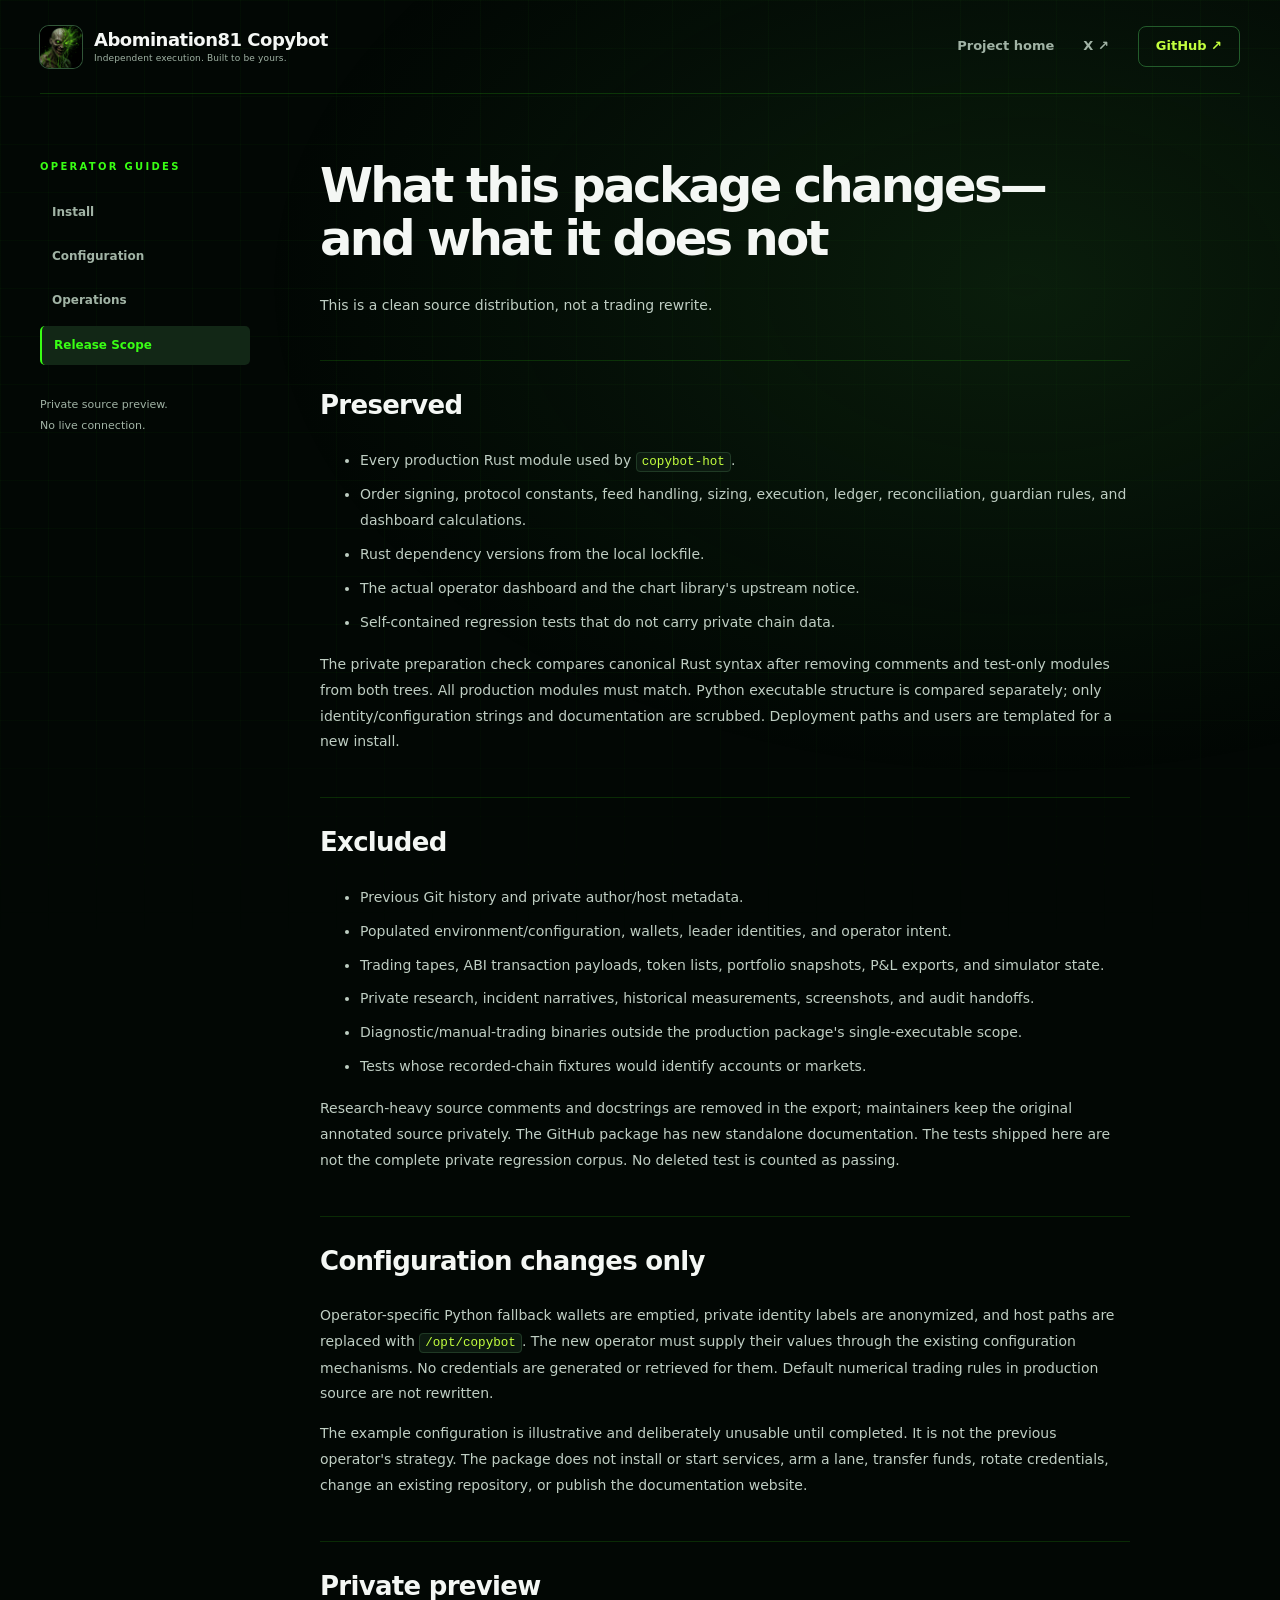
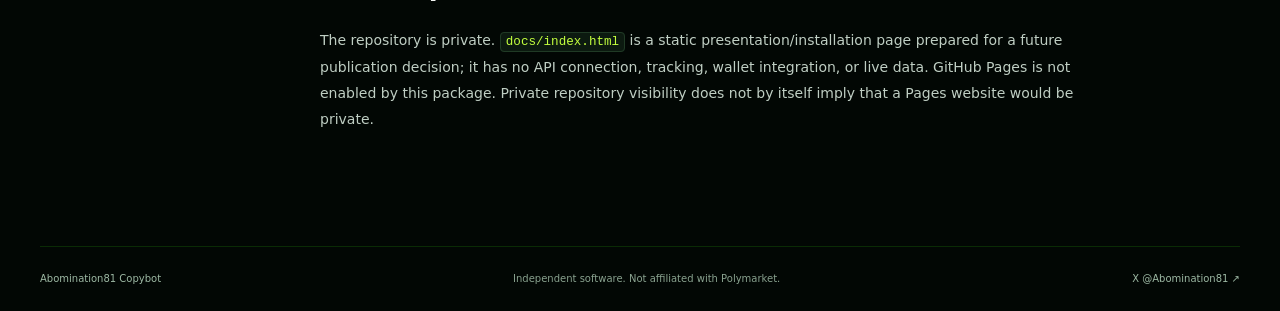
<file: docs/release-scope.html>
<!doctype html>
<html lang="en"><head><meta charset="utf-8"><meta name="viewport" content="width=device-width,initial-scale=1"><meta name="theme-color" content="#020704"><title>What this package changes—and what it does not · Abomination81 Copybot</title><link rel="icon" href="assets/copybot-mark.svg?v=abom2"><link rel="stylesheet" href="styles.css"><link rel="stylesheet" href="guide.css"></head>
<body><a class="skip" href="#guide">Skip to guide</a><header class="site-header wrap"><a class="brand" href="index.html"><img src="assets/copybot-mark.svg?v=abom2" width="42" height="42" alt=""><span>Abomination81 Copybot<small>Independent execution. Built to be yours.</small></span></a><nav aria-label="Main navigation"><a href="index.html">Project home</a><a href="https://x.com/Abomination81" target="_blank" rel="noopener noreferrer">X ↗</a><a class="nav-github" href="https://github.com/Abomination81/copybot">GitHub ↗</a></nav></header>
<main class="wrap guide-layout"><aside><p class="eyebrow">Operator guides</p><nav aria-label="Guide navigation"><a href="install.html">Install</a><a href="configuration.html">Configuration</a><a href="operations.html">Operations</a><a href="release-scope.html" aria-current="page">Release Scope</a></nav><p>Private source preview.<br>No live connection.</p></aside><article id="guide"><h1>What this package changes—and what it does not</h1>
<p>This is a clean source distribution, not a trading rewrite.</p>
<h2>Preserved</h2>
<ul>
<li>Every production Rust module used by <code>copybot-hot</code>.</li>
<li>Order signing, protocol constants, feed handling, sizing, execution, ledger, reconciliation, guardian rules, and dashboard calculations.</li>
<li>Rust dependency versions from the local lockfile.</li>
<li>The actual operator dashboard and the chart library's upstream notice.</li>
<li>Self-contained regression tests that do not carry private chain data.</li>
</ul>
<p>The private preparation check compares canonical Rust syntax after removing comments and test-only modules from both trees. All production modules must match. Python executable structure is compared separately; only identity/configuration strings and documentation are scrubbed. Deployment paths and users are templated for a new install.</p>
<h2>Excluded</h2>
<ul>
<li>Previous Git history and private author/host metadata.</li>
<li>Populated environment/configuration, wallets, leader identities, and operator intent.</li>
<li>Trading tapes, ABI transaction payloads, token lists, portfolio snapshots, P&amp;L exports, and simulator state.</li>
<li>Private research, incident narratives, historical measurements, screenshots, and audit handoffs.</li>
<li>Diagnostic/manual-trading binaries outside the production package's single-executable scope.</li>
<li>Tests whose recorded-chain fixtures would identify accounts or markets.</li>
</ul>
<p>Research-heavy source comments and docstrings are removed in the export; maintainers keep the original annotated source privately. The GitHub package has new standalone documentation. The tests shipped here are not the complete private regression corpus. No deleted test is counted as passing.</p>
<h2>Configuration changes only</h2>
<p>Operator-specific Python fallback wallets are emptied, private identity labels are anonymized, and host paths are replaced with <code>/opt/copybot</code>. The new operator must supply their values through the existing configuration mechanisms. No credentials are generated or retrieved for them. Default numerical trading rules in production source are not rewritten.</p>
<p>The example configuration is illustrative and deliberately unusable until completed. It is not the previous operator's strategy. The package does not install or start services, arm a lane, transfer funds, rotate credentials, change an existing repository, or publish the documentation website.</p>
<h2>Private preview</h2>
<p>The repository is private. <code>docs/index.html</code> is a static presentation/installation page prepared for a future publication decision; it has no API connection, tracking, wallet integration, or live data. GitHub Pages is not enabled by this package. Private repository visibility does not by itself imply that a Pages website would be private.</p>
</article></main>
<footer class="wrap"><a href="index.html">Abomination81 Copybot</a><span>Independent software. Not affiliated with Polymarket.</span><a href="https://x.com/Abomination81">X @Abomination81 ↗</a></footer></body></html>
</file>
<file: docs/styles.css>
:root{color-scheme:dark;--bg:#020704;--surface:#08110a;--green:#39ff14;--soft:#b7ffa8;--text:#f4f7f4;--muted:#a1b3a5;--line:#235c2b;--max:1200px;font-family:Inter,ui-sans-serif,system-ui,-apple-system,BlinkMacSystemFont,"Segoe UI",sans-serif;font-synthesis:none}
*{box-sizing:border-box}html{scroll-behavior:smooth;scroll-padding-top:30px}body{margin:0;background:var(--bg);color:var(--text);line-height:1.6}body:before{content:"";position:absolute;inset:0 0 auto;height:950px;z-index:-1;background:radial-gradient(ellipse at 80% 30%,#143a1670,transparent 52%),linear-gradient(#39ff1407 1px,transparent 1px),linear-gradient(90deg,#39ff1407 1px,transparent 1px);background-size:auto,48px 48px,48px 48px;mask-image:linear-gradient(#000 70%,transparent)}a{color:var(--soft);text-underline-offset:4px}a:hover{color:var(--green)}a:focus-visible,button:focus-visible,summary:focus-visible{outline:3px solid #fff;outline-offset:5px}button,summary{-webkit-tap-highlight-color:transparent}button{font:inherit}img{max-width:100%}.wrap{width:min(var(--max),calc(100% - 64px));margin-inline:auto}.site-header{height:94px;display:flex;align-items:center;justify-content:space-between;border-bottom:1px solid #39ff142a}.brand{display:flex;gap:12px;align-items:center;color:var(--text);text-decoration:none}.brand>span{font-weight:800;line-height:1.2;font-size:21px;letter-spacing:-.4px}.brand small{display:block;font-size:10px;font-weight:500;letter-spacing:.4px;color:var(--muted);margin-top:3px}nav{display:flex;gap:29px;align-items:center}nav a{font-size:13px;font-weight:600;color:var(--muted);text-decoration:none}.nav-github{border:1px solid var(--line);padding:9px 17px;border-radius:8px;color:var(--soft)}h1,h2,h3,p{margin-top:0}h1,h2{line-height:1.04;letter-spacing:-.055em}h1{font-size:clamp(56px,6.1vw,86px);font-weight:800;margin:25px 0 25px}h1 span,.control-grid h2 span{color:var(--green);text-shadow:0 0 42px #39ff1420}h2{font-size:clamp(36px,4.3vw,54px);font-weight:750;margin-bottom:26px}h3{font-size:23px;line-height:1.25;letter-spacing:-.035em}.eyebrow{font-size:10px;font-weight:800;letter-spacing:2.3px;text-transform:uppercase;color:var(--green);margin-bottom:18px}.dot{display:inline-block;width:6px;height:6px;background:var(--green);border-radius:50%;box-shadow:0 0 12px #39ff1480;margin-right:7px;vertical-align:middle}.hero{display:grid;grid-template-columns:1.1fr 1fr;gap:70px;align-items:center;padding-block:94px 90px}.lede{font-size:21px;line-height:1.55;max-width:430px;letter-spacing:-.4px;margin-bottom:15px}.hero-detail{font-size:14px;line-height:1.9;color:var(--muted);max-width:420px}.actions{display:flex;align-items:center;flex-wrap:wrap;gap:13px;margin-top:29px}.button{padding:13px 22px;display:inline-flex;align-items:center;justify-content:center;gap:25px;border:1px solid var(--line);border-radius:7px;font-size:12px;font-weight:750;text-decoration:none;min-height:46px;transition:background .15s,transform .15s}.button:hover{transform:translateY(-2px)}.primary{color:#041402;background:var(--green);border-color:var(--green);box-shadow:0 3px 22px #39ff1410}.primary:hover{color:#041402;background:#7dff64}.secondary{color:var(--text);background:#09120baa}.hero-facts{display:flex;flex-wrap:wrap;gap:24px;margin-top:28px;color:#819986;font-size:11px}.hero-facts span:before{content:"✓";color:var(--green);margin-right:7px}.engine-window{border:1px solid #2a5a30;border-radius:13px;overflow:hidden;background:linear-gradient(140deg,#0d1a10f0,#050d08);box-shadow:0 28px 90px #0008,0 0 80px #39ff1407;transform:rotate(1deg)}.window-head{display:flex;gap:12px;align-items:center;font-size:8px;letter-spacing:.8px;padding:17px;border-bottom:1px solid #39ff1420;color:#95aa99}.window-dots{display:flex;gap:4px}.window-dots i{height:5px;width:5px;border-radius:50%;background:#35543c}.window-dots i:first-child{background:var(--green)}.illustration{margin-left:auto;font-size:7px;color:#8ba58f;border:1px solid #28472d;border-radius:3px;padding:3px 5px}.trace-intro{padding:29px 28px 10px}.mono,pre,code,.trace-number,.trace-state,.window-head,.window-foot,.feature-index,.tag,.panel-title,.principles{font-family:"SFMono-Regular",Consolas,"Liberation Mono",monospace}.mono{font-size:9px;letter-spacing:1.1px}.muted{color:var(--muted)}.trace-intro h2{font-size:27px;line-height:1.22;letter-spacing:-1px;margin:12px 0 20px}.trace-list{padding:0 24px 24px}.trace-row{position:relative;display:flex;align-items:center;gap:13px;padding:18px 0;border-top:1px solid #39ff1415}.trace-number{font-size:10px;color:#99b59e;width:23px;height:23px;display:grid;place-items:center;border:1px solid #29492e;border-radius:5px;background:#0a150c}.trace-row strong{display:block;font-size:12px;font-weight:650}.trace-row small{display:block;font-size:10px;color:#93a998;margin-top:4px}.trace-state{font-size:8px;color:var(--green);margin-left:auto}.window-foot{display:flex;justify-content:space-between;border-top:1px solid #39ff1420;padding:14px 23px;font-size:7px;letter-spacing:1px;color:#839887}.window-foot .dot{width:4px;height:4px}.principles{border-block:1px solid #39ff141a;background:#07100977}.principles>.wrap{display:flex;justify-content:space-between;align-items:center;gap:14px;padding-block:23px;font-size:9px;letter-spacing:1px;color:#9cb3a1}.principles b{color:#39ff1460;font-size:14px}.section{padding-block:105px}.section-head{display:flex;align-items:flex-end;gap:70px;justify-content:space-between;margin-bottom:40px}.section-head h2{margin-bottom:0}.section-head>p{max-width:305px;color:var(--muted);font-size:14px;line-height:1.8;margin-bottom:5px}.soft{color:#829c88}.feature-grid{display:grid;grid-template-columns:repeat(3,1fr);gap:18px}.feature{border:1px solid #22442a;border-radius:10px;padding:26px;background:linear-gradient(130deg,#0c160e,#050b07);position:relative;overflow:hidden}.feature-index{font-size:9px;letter-spacing:1.3px;color:#8da593;display:block}.feature svg{display:block;width:43px;height:43px;fill:none;stroke:var(--green);stroke-width:1.6;stroke-linejoin:round;stroke-linecap:round;margin:30px 0 24px}.feature h3{margin-bottom:14px}.feature p{font-size:13px;color:var(--muted);line-height:1.8;margin-bottom:27px;min-height:72px}.tag{display:inline-block;font-size:9px;border:1px solid #294d30;border-radius:4px;padding:5px 8px;color:#b3c8b8}.control-section{background:linear-gradient(105deg,#09140c,#050b07);border-block:1px solid #39ff1420;padding-block:95px}.control-grid{display:grid;grid-template-columns:1fr 1fr;gap:100px;align-items:center}.control-grid h2{line-height:1.12}.lede-small{font-size:17px;max-width:360px;color:#c0cec3}.control-grid>div>p.muted{font-size:12px;max-width:365px;line-height:1.9}.control-panel{border:1px solid #2b4a31;border-radius:10px;background:#040a06;padding:0 24px}.panel-title{display:flex;justify-content:space-between;font-size:8px;letter-spacing:1px;padding:23px 0;color:#afc8b5}.control-panel details{border-top:1px solid #1c3422}.control-panel summary{list-style:none;display:flex;align-items:center;gap:15px;padding:22px 0;cursor:pointer;font-size:14px;font-weight:650}.control-panel summary::-webkit-details-marker{display:none}.control-panel summary:after{content:"+";margin-left:auto;color:var(--green);font-size:21px;font-weight:300}.control-panel details[open] summary:after{content:"−"}.control-panel summary small{display:block;font-size:10px;color:#93aa9a;font-weight:400;margin-top:4px}.control-icon{color:var(--green);font-size:20px;width:22px;text-align:center}.control-panel details p{font-size:12px;color:var(--muted);line-height:1.8;margin:0 0 23px 37px}.setup-grid{display:grid;grid-template-columns:1.2fr 1fr;gap:60px;align-items:start}.terminal{background:#071009;border:1px solid #28492e;border-radius:10px;min-width:0;overflow:hidden}.terminal-bar{display:flex;justify-content:space-between;align-items:center;padding:16px 20px;border-bottom:1px solid #203a25}.copy{color:var(--soft);font-size:10px;border:1px solid #2c5135;background:#0b190e;padding:6px 9px;border-radius:4px;cursor:pointer}.copy:hover{background:#152e1b}pre{margin:0;padding:27px 20px;color:#b7ffa8;font-size:11px;line-height:2.1;overflow-x:auto;white-space:pre-wrap;overflow-wrap:anywhere}.terminal>p{font-size:11px;color:#93aa9a;border-top:1px solid #203a25;padding:15px 20px;margin:0}.setup-steps{list-style:none;padding:0;margin:0;display:grid;gap:24px}.setup-steps li{display:flex;gap:19px}.setup-steps li>span{color:var(--green);font:12px monospace;border:1px solid #235c2b;border-radius:50%;height:32px;min-width:32px;display:grid;place-items:center}.setup-steps h3{font-size:16px;letter-spacing:-.25px;margin:3px 0 5px}.setup-steps p{color:var(--muted);font-size:12px;line-height:1.7;margin:0}.guide-links{display:grid;grid-template-columns:repeat(3,1fr);border-block:1px solid #39ff1425;margin-top:50px}.guide-links a{display:flex;justify-content:space-between;padding:22px 20px;font-size:12px;text-decoration:none;color:#c5d8ca;border-right:1px solid #39ff1425}.guide-links a:first-child{padding-left:0}.guide-links a:last-child{border-right:0}.guide-links a span{color:var(--green)}.guide-links a:hover{color:var(--green)}.boundary{display:grid;grid-template-columns:1fr 1fr;gap:80px;border:1px solid #315638;background:linear-gradient(125deg,#0d1c11,#07100a);border-radius:12px;padding:40px}.boundary h2{font-size:35px;margin-bottom:0}.boundary p:not(.eyebrow){font-size:12px;color:#a9c0af;line-height:1.85}.boundary a{font-size:12px}.closing{padding-block:100px;text-align:center}.closing>img{margin-bottom:22px}.closing .eyebrow{margin-bottom:18px}.closing h2{font-size:62px}.closing .actions{justify-content:center}.text-link{font-size:12px;text-decoration:none;padding:13px}.closing .primary{box-shadow:0 0 40px #39ff1415}footer{border-top:1px solid #39ff1425;display:flex;gap:22px;justify-content:space-between;padding-block:24px;color:#89a28f;font-size:10px}footer a{color:#9db9a4;text-decoration:none}.skip{position:absolute;left:20px;top:-100px;background:white;color:black;padding:12px;z-index:10}.skip:focus{top:10px}.sr-only{position:absolute;width:1px;height:1px;padding:0;overflow:hidden;clip:rect(0,0,0,0);white-space:nowrap;border:0}
@media(min-width:1500px){.hero{padding-block:112px}.hero h1{font-size:88px}}
@media(max-width:1000px){.hero{gap:30px;padding-block:70px}.hero h1{font-size:61px}.section-head{gap:30px}.control-grid{gap:40px}.setup-grid{gap:30px}.trace-list{padding-inline:16px}.trace-row{gap:8px}.trace-intro{padding-left:20px}.trace-row small{font-size:9px}.trace-state{font-size:7px}.feature{padding:22px}.feature p{min-height:94px}.hero .button{padding-inline:16px;gap:13px}.boundary{gap:35px}}
@media(max-width:760px){.wrap{width:calc(100% - 40px)}.site-header{height:78px}nav{gap:16px}nav a{font-size:11px}nav a:nth-child(2){display:none}.brand>span{font-size:18px}.brand img{width:36px;height:36px}.hero{grid-template-columns:1fr;padding-block:56px;gap:45px}.hero h1{font-size:clamp(52px,11vw,78px)}.hero-copy{max-width:600px}.lede{max-width:500px}.hero-detail{max-width:500px}.engine-window{transform:none}.trace-row{padding-block:20px;gap:15px}.trace-row strong{font-size:14px}.trace-row small{font-size:11px}.trace-state{font-size:9px}.trace-list{padding:0 24px 20px}.trace-intro{padding:27px 25px 10px}.window-head{font-size:9px}.window-foot{font-size:8px}.principles>.wrap{flex-wrap:wrap;justify-content:center;gap:12px 20px;font-size:8px}.principles b{display:none}.section{padding-block:65px}.section-head{display:block}.section-head>p{max-width:500px;margin-top:23px}.feature-grid{grid-template-columns:1fr}.feature{padding:25px}.feature svg{margin:22px 0}.feature p{min-height:0;max-width:470px}.control-grid,.setup-grid,.boundary{grid-template-columns:1fr;gap:35px}.control-section{padding-block:65px}.control-grid>div>p.muted,.lede-small{max-width:500px}.control-grid h2 br:nth-child(1){display:none}.control-panel{padding-inline:19px}.control-panel summary{font-size:14px}.control-panel summary small{font-size:10px}.guide-links{grid-template-columns:1fr}.guide-links a{padding:18px 0;border-right:0;border-bottom:1px solid #39ff1425}.guide-links a:last-child{border-bottom:0}.boundary{padding:27px;width:calc(100% - 40px)}.boundary h2{font-size:34px}.closing{padding-block:70px}.closing h2{font-size:52px}footer{flex-direction:column;gap:8px}.terminal-bar .mono{font-size:8px}.hero-facts{gap:18px}}
@media(max-width:450px){.site-header nav a:first-child{display:none}.site-header nav{gap:14px}.site-header .nav-github{white-space:nowrap;padding:8px 12px}.brand{flex-shrink:0}.brand small{white-space:nowrap}}
@media(prefers-reduced-motion:reduce){html{scroll-behavior:auto}.button{transition:none}.button:hover{transform:none}}

/* Shared Abomination81 brand: electric green, lime, deep black, white. */
:root{--lime:#c3ff3e;--soft:#c3ff3e}
.brand>span{font-size:18px;letter-spacing:-.5px}.brand small{font-size:9px;letter-spacing:.15px}
.hero h1 span{background:linear-gradient(110deg,var(--green) 12%,var(--lime) 90%);background-clip:text;-webkit-background-clip:text;color:transparent}
.primary{background:var(--lime);border-color:var(--lime)}.primary:hover{background:#d8ff87}
.trace-state{color:var(--lime)}
@media(max-width:760px){.brand>span{font-size:15px;max-width:160px}.brand small{font-size:8px}.site-header nav{gap:12px}.site-header nav a[href="#engine"],.site-header nav a[href="#setup"]{display:none}}
@media(max-width:400px){.brand{gap:8px;min-width:0}.brand>span{max-width:145px;font-size:14px}.brand small{display:none}.nav-github{padding:8px 10px}.site-header nav a{white-space:nowrap}}

.brand img,.closing>img{object-fit:cover;border-radius:9px;box-shadow:0 0 0 1px #315638}
</file>
<file: docs/guide.css>
.guide-layout{display:grid;grid-template-columns:210px minmax(0,1fr);gap:70px;padding-block:65px 100px}.guide-layout aside{align-self:start;position:sticky;top:30px}.guide-layout aside nav{display:flex;flex-direction:column;align-items:stretch;gap:5px}.guide-layout aside nav a{display:block;padding:10px 12px;border-radius:5px;font-size:12px}.guide-layout aside nav a[aria-current]{background:#122716;color:var(--green);border-left:2px solid var(--green)}.guide-layout aside>p:last-child{font-size:11px;color:var(--muted);margin-top:30px;line-height:1.9}.guide-layout article{max-width:810px;min-width:0}.guide-layout article h1{font-size:48px;line-height:1.1;margin-top:0;margin-bottom:28px}.guide-layout article h2{font-size:26px;letter-spacing:-.7px;line-height:1.25;margin-top:42px;border-top:1px solid #39ff1425;padding-top:28px}.guide-layout article h3{font-size:19px}.guide-layout article p,.guide-layout article li{font-size:14px;color:#bfcec3;line-height:1.85}.guide-layout article li{margin-block:8px}.guide-layout article pre{background:#09160d;border:1px solid #2a4c32;border-radius:8px;margin:22px 0;font-size:12px}.guide-layout article :not(pre)>code{font-size:.9em;background:#0c1a10;border:1px solid #203a25;border-radius:4px;padding:2px 5px;color:var(--soft);overflow-wrap:anywhere}.guide-layout table{border-collapse:collapse;width:100%;margin-block:24px;font-size:12px}.guide-layout th,.guide-layout td{text-align:left;padding:13px 12px;border:1px solid #29472f;vertical-align:top;overflow-wrap:anywhere}.guide-layout th{color:var(--soft);background:#0e1f13}.guide-layout td{color:#b7cbbc}.guide-layout strong{color:var(--text)}
@media(max-width:800px){.guide-layout{grid-template-columns:1fr;gap:35px;padding-block:35px 60px}.guide-layout aside{position:static}.guide-layout aside nav{flex-direction:row;flex-wrap:wrap;gap:7px}.guide-layout aside nav a{display:block!important;padding:8px;font-size:11px}.guide-layout aside>p:last-child{display:none}.guide-layout article h1{font-size:38px}.guide-layout th,.guide-layout td{padding:9px 6px;font-size:11px}}
</file>
